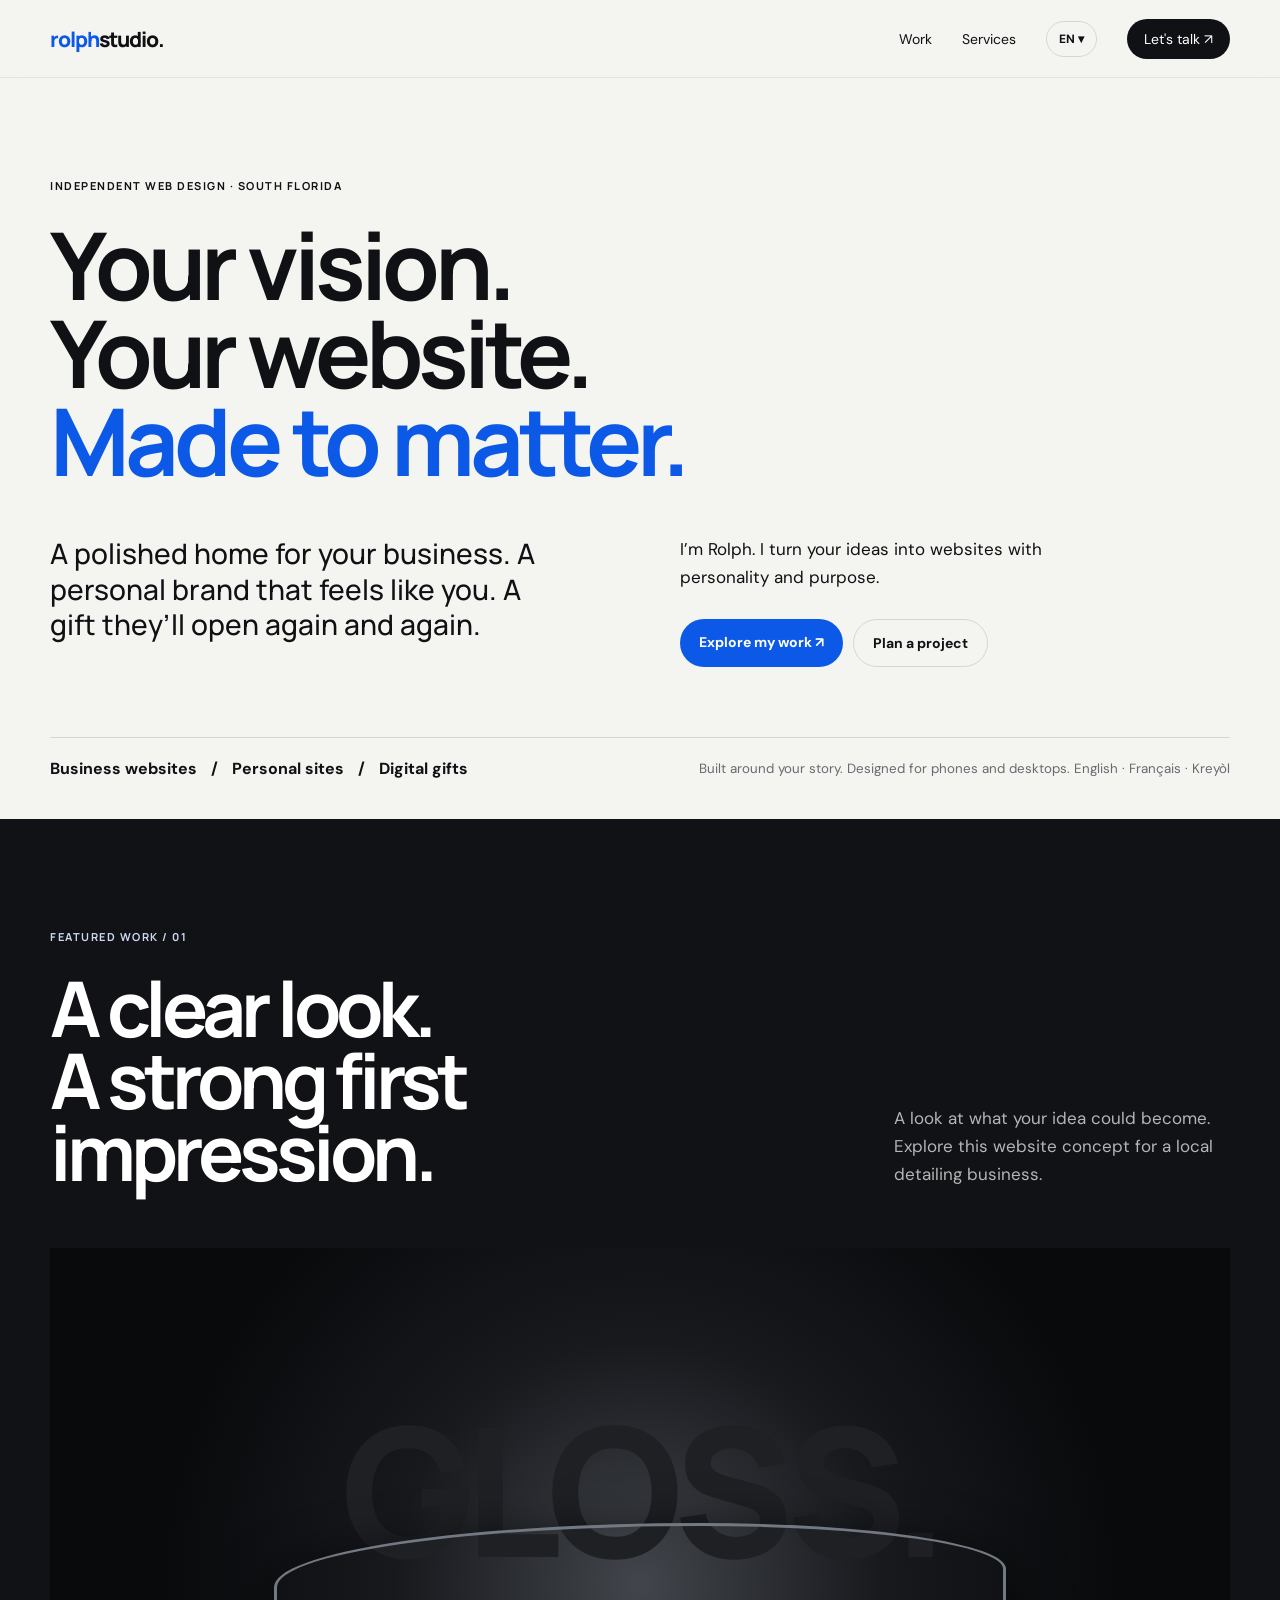
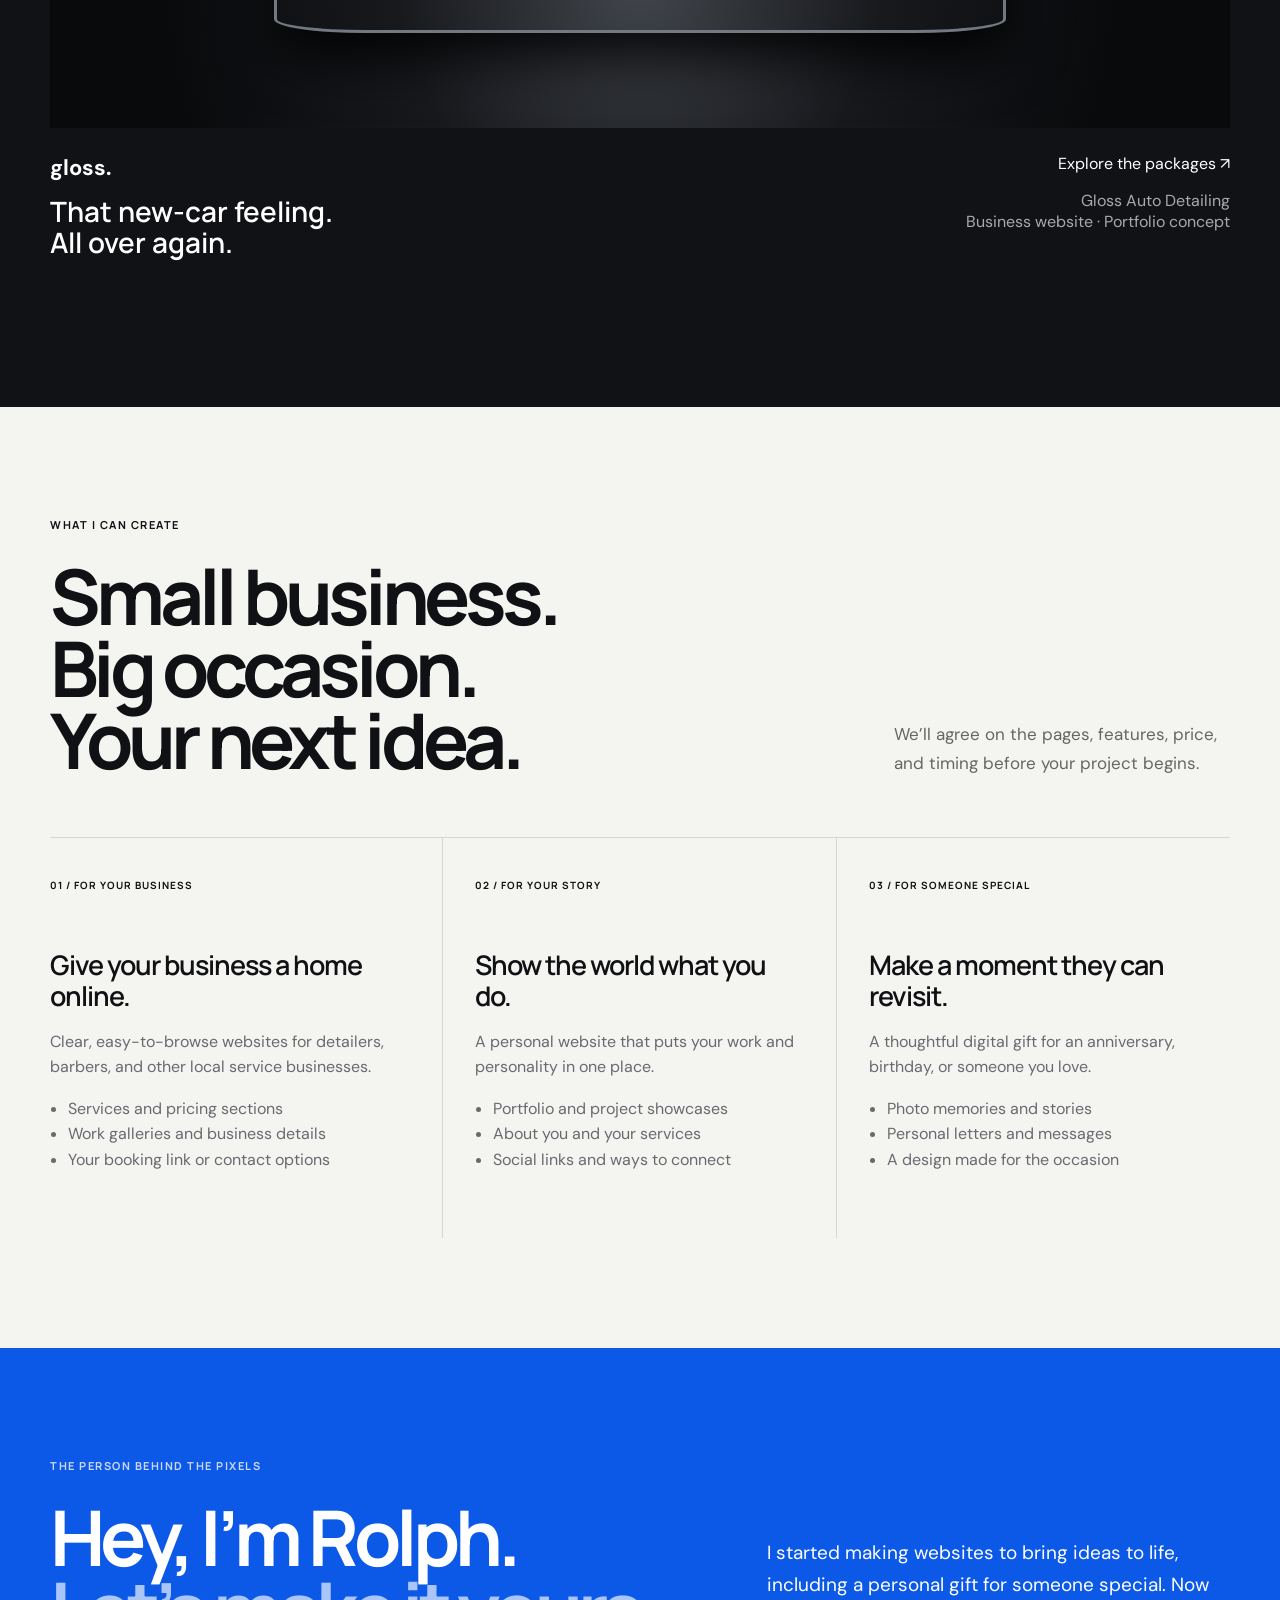
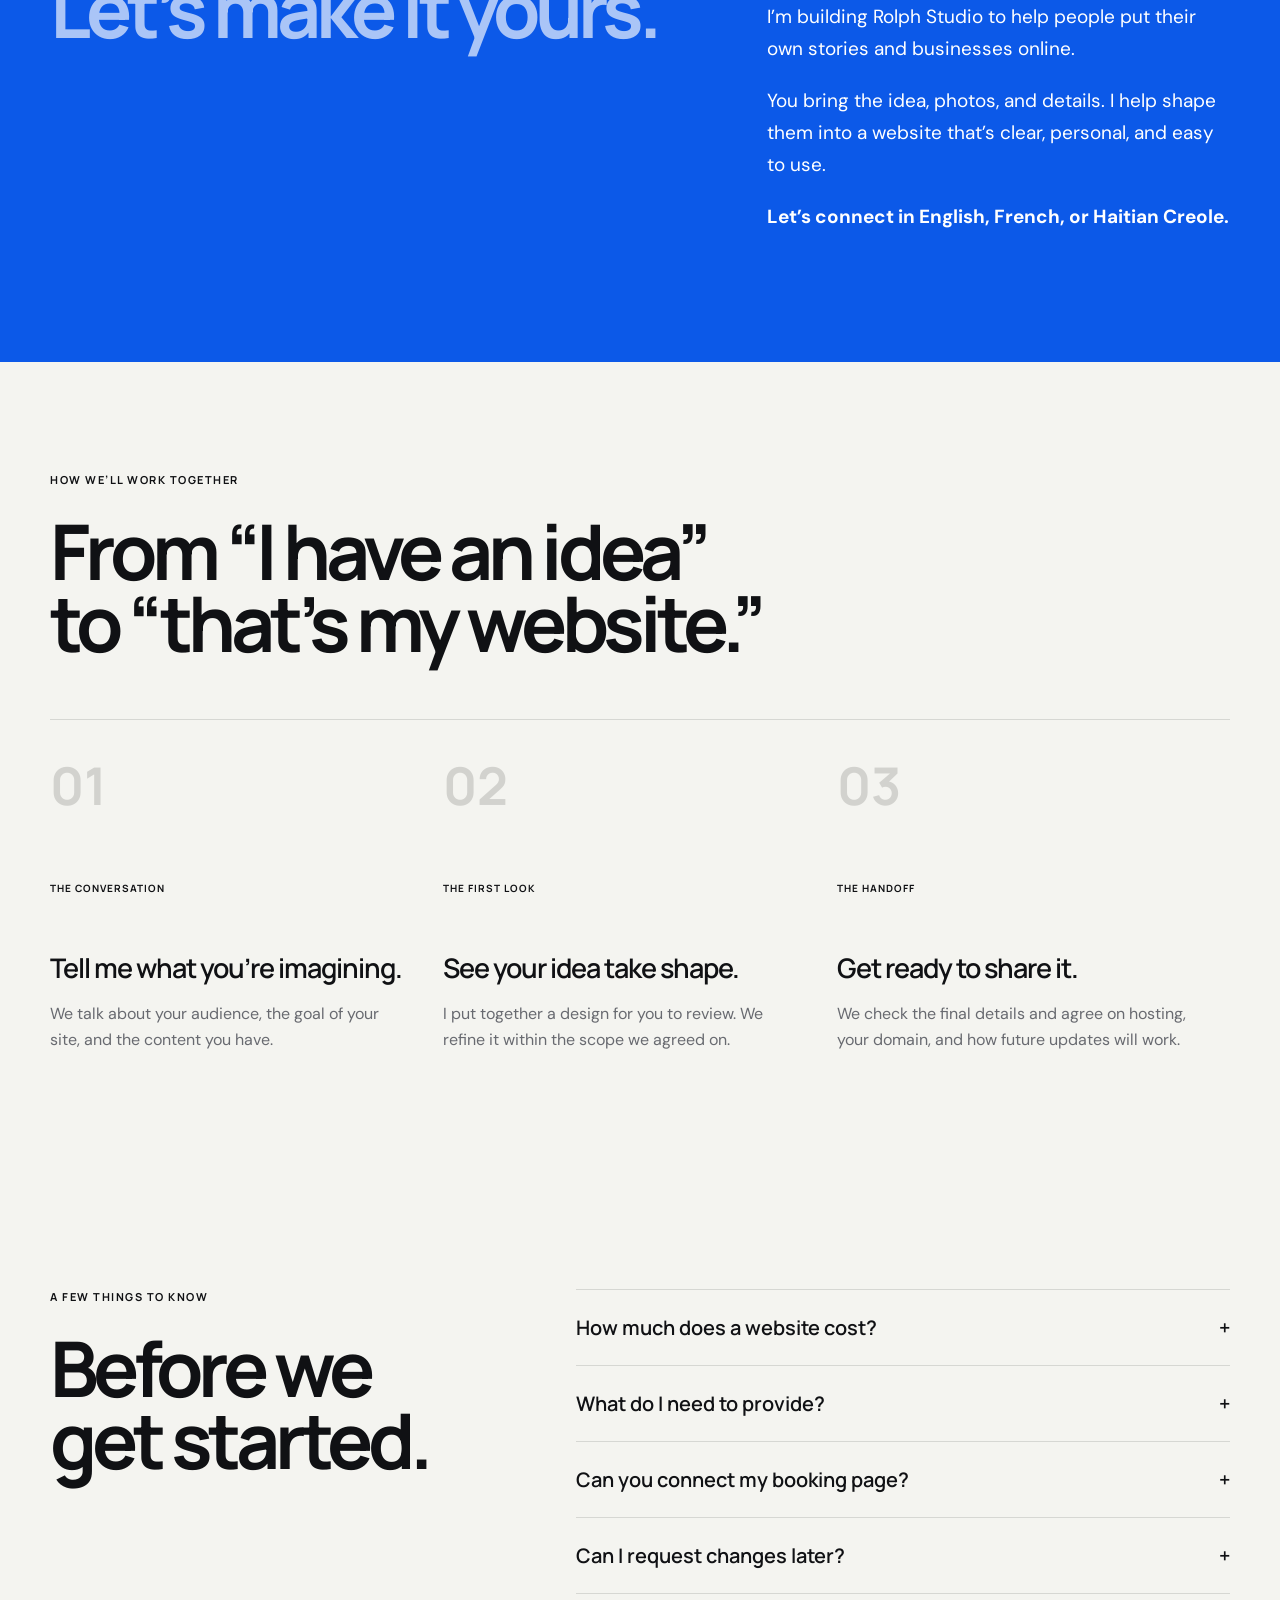
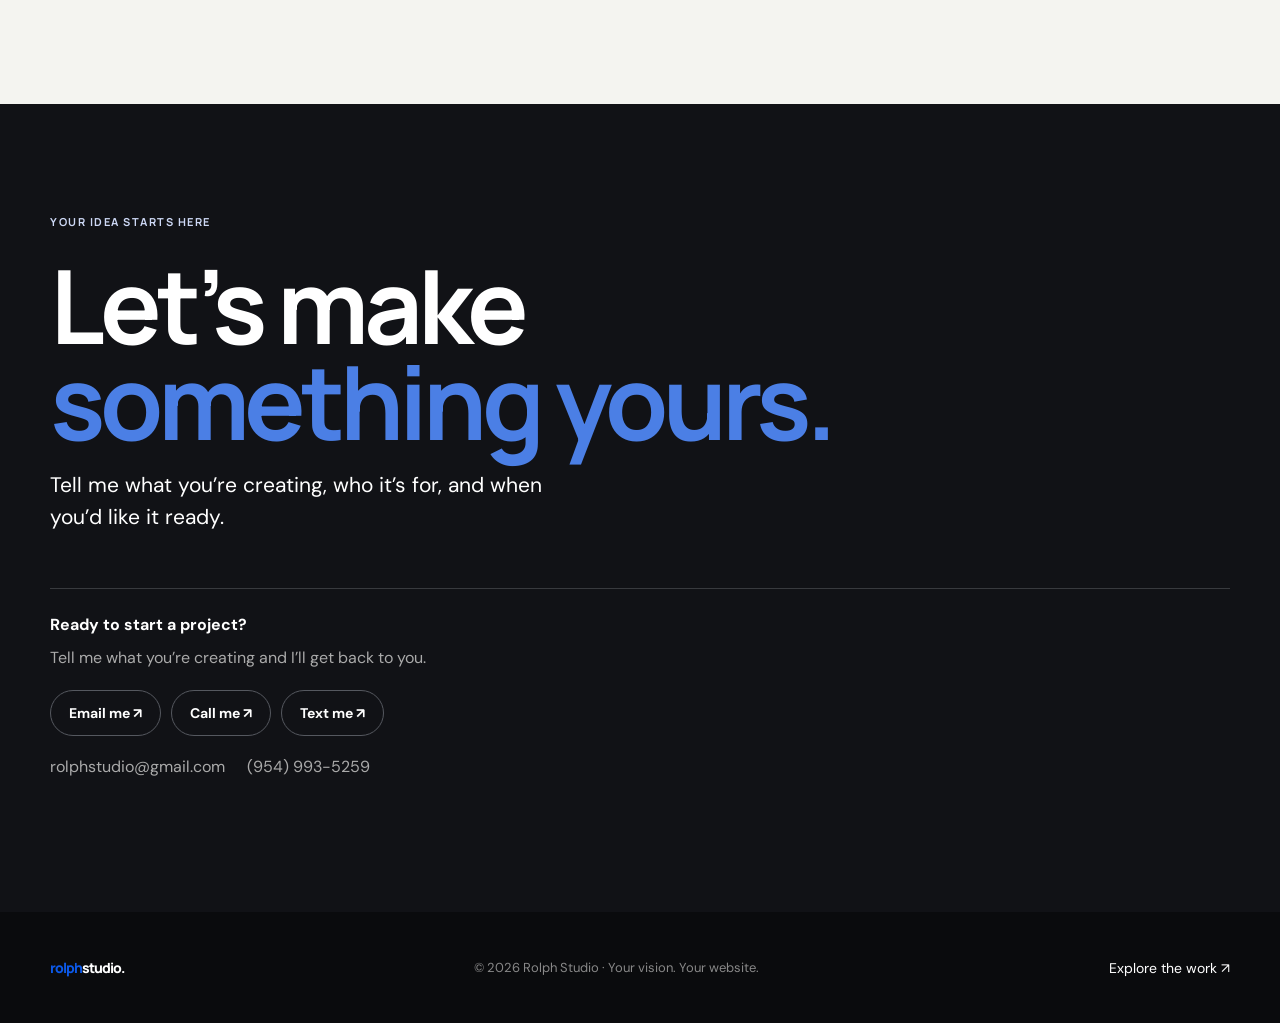
<file: index.html>
<!doctype html>
<html lang="en">
<head>
  <meta charset="utf-8">
  <meta name="viewport" content="width=device-width,initial-scale=1">
  <meta name="description" content="Rolph Studio — independent web design for business websites, personal sites, and digital gifts.">
  <title>Rolph Studio — Your vision. Your website.</title>
  <link rel="preconnect" href="https://fonts.googleapis.com">
  <link rel="preconnect" href="https://fonts.gstatic.com" crossorigin>
  <link href="https://fonts.googleapis.com/css2?family=DM+Sans:wght@400;500;600;700&family=Manrope:wght@500;600;700;800&display=swap" rel="stylesheet">
  <link rel="stylesheet" href="style.css">
</head>
<body>
<header class="nav">
  <a class="brand" href="#top"><span>rolph</span>studio.</a>
  <nav class="links">
    <a href="#work" data-i18n="nav.work">Work</a><a href="#services" data-i18n="nav.services">Services</a><div class="language-picker"><button class="language-button" type="button" aria-haspopup="true" aria-expanded="false">EN ▾</button><div class="language-menu"><button type="button" data-lang="en">English</button><button type="button" data-lang="fr">Français</button><button type="button" data-lang="ht">Kreyòl</button></div></div><a class="pill" href="#contact" data-i18n="nav.talk">Let's talk ↗</a>
  </nav>
  <button class="menu" aria-label="Open menu">☰</button>
</header>

<main id="top">
<section class="hero wrap">
  <div class="eyebrow">INDEPENDENT WEB DESIGN · SOUTH FLORIDA</div>
  <h1>Your vision.<br>Your website.<br><em>Made to matter.</em></h1>
  <div class="hero-bottom">
    <p>A polished home for your business. A personal brand that feels like you. A gift they’ll open again and again.</p>
    <div class="hero-copy">
      <p>I’m Rolph. I turn your ideas into websites with personality and purpose.</p>
      <div class="actions"><a class="button primary" href="#work">Explore my work ↗</a><a class="button ghost" href="#contact">Plan a project</a></div>
    </div>
  </div>
  <div class="ticker"><span>Business websites</span><b>/</b><span>Personal sites</span><b>/</b><span>Digital gifts</span><small>Built around your story. Designed for phones and desktops. English · Français · Kreyòl</small></div>
</section>

<section id="work" class="section dark">
  <div class="wrap">
    <div class="eyebrow light">FEATURED WORK / 01</div>
    <div class="section-head"><h2>A clear look.<br>A strong first impression.</h2><p>A look at what your idea could become. Explore this website concept for a local detailing business.</p></div>
    <a class="project" href="projects/gloss/">
      <div class="car-art"><span>GLOSS.</span><div class="car-line"></div></div>
      <div class="project-info"><div><strong>gloss.</strong><h3>That new-car feeling.<br>All over again.</h3></div><div><span>Explore the packages ↗</span><p>Gloss Auto Detailing<br>Business website · Portfolio concept</p></div></div>
    </a>
  </div>
</section>

<section id="services" class="section wrap">
  <div class="eyebrow">WHAT I CAN CREATE</div>
  <div class="section-head"><h2>Small business.<br>Big occasion.<br>Your next idea.</h2><p>We’ll agree on the pages, features, price, and timing before your project begins.</p></div>
  <div class="cards">
    <article><span>01 / FOR YOUR BUSINESS</span><h3>Give your business a home online.</h3><p>Clear, easy-to-browse websites for detailers, barbers, and other local service businesses.</p><ul><li>Services and pricing sections</li><li>Work galleries and business details</li><li>Your booking link or contact options</li></ul></article>
    <article><span>02 / FOR YOUR STORY</span><h3>Show the world what you do.</h3><p>A personal website that puts your work and personality in one place.</p><ul><li>Portfolio and project showcases</li><li>About you and your services</li><li>Social links and ways to connect</li></ul></article>
    <article><span>03 / FOR SOMEONE SPECIAL</span><h3>Make a moment they can revisit.</h3><p>A thoughtful digital gift for an anniversary, birthday, or someone you love.</p><ul><li>Photo memories and stories</li><li>Personal letters and messages</li><li>A design made for the occasion</li></ul></article>
  </div>
</section>

<section class="section blue">
  <div class="wrap about">
    <div><div class="eyebrow light">THE PERSON BEHIND THE PIXELS</div><h2>Hey, I’m Rolph.<br><em>Let’s make it yours.</em></h2></div>
    <div><p>I started making websites to bring ideas to life, including a personal gift for someone special. Now I’m building Rolph Studio to help people put their own stories and businesses online.</p><p>You bring the idea, photos, and details. I help shape them into a website that’s clear, personal, and easy to use.</p><p class="lang">Let’s connect in English, French, or Haitian Creole.</p></div>
  </div>
</section>

<section class="section wrap">
  <div class="eyebrow">HOW WE’LL WORK TOGETHER</div>
  <div class="section-head"><h2>From “I have an idea”<br>to “that’s my website.”</h2></div>
  <div class="steps">
    <article><b>01</b><span>THE CONVERSATION</span><h3>Tell me what you’re imagining.</h3><p>We talk about your audience, the goal of your site, and the content you have.</p></article>
    <article><b>02</b><span>THE FIRST LOOK</span><h3>See your idea take shape.</h3><p>I put together a design for you to review. We refine it within the scope we agreed on.</p></article>
    <article><b>03</b><span>THE HANDOFF</span><h3>Get ready to share it.</h3><p>We check the final details and agree on hosting, your domain, and how future updates will work.</p></article>
  </div>
</section>

<section class="section faq wrap">
  <div><div class="eyebrow">A FEW THINGS TO KNOW</div><h2>Before we<br>get started.</h2></div>
  <div class="accordion">
    <details><summary>How much does a website cost?<span>+</span></summary><p>Every project is different. We’ll agree on the scope, pages, features, price, and timing before work begins.</p></details>
    <details><summary>What do I need to provide?<span>+</span></summary><p>Your idea, business or project details, text, photos, links, and anything else you want included.</p></details>
    <details><summary>Can you connect my booking page?<span>+</span></summary><p>Yes. Existing booking and contact links can be built into your website.</p></details>
    <details><summary>Can I request changes later?<span>+</span></summary><p>We can discuss future updates and how you want the website maintained after handoff.</p></details>
  </div>
</section>

<section id="contact" class="section contact">
  <div class="wrap">
    <div class="eyebrow light">YOUR IDEA STARTS HERE</div>
    <h2>Let’s make<br><em>something yours.</em></h2>
    <p>Tell me what you’re creating, who it’s for, and when you’d like it ready.</p>
    <div class="notice contact-options">
      <strong>Ready to start a project?</strong>
      <span>Tell me what you’re creating and I’ll get back to you.</span>
      <div class="contact-buttons">
        <a class="contact-link" href="mailto:rolphstudio@gmail.com?subject=Rolph%20Studio%20Project%20Inquiry">Email me ↗</a>
        <a class="contact-link" href="tel:+19549935259">Call me ↗</a>
        <a class="contact-link" href="sms:+19549935259">Text me ↗</a>
      </div>
      <div class="contact-details">
        <a href="mailto:rolphstudio@gmail.com">rolphstudio@gmail.com</a>
        <a href="tel:+19549935259">(954) 993-5259</a>
      </div>
    </div>
  </div>
</section>
</main>

<footer><div class="wrap footer"><a class="brand" href="#top"><span>rolph</span>studio.</a><p>© 2026 Rolph Studio · Your vision. Your website.</p><a href="#work">Explore the work ↗</a></div></footer>
<script src="script.js"></script>
</body>
</html>
</file>
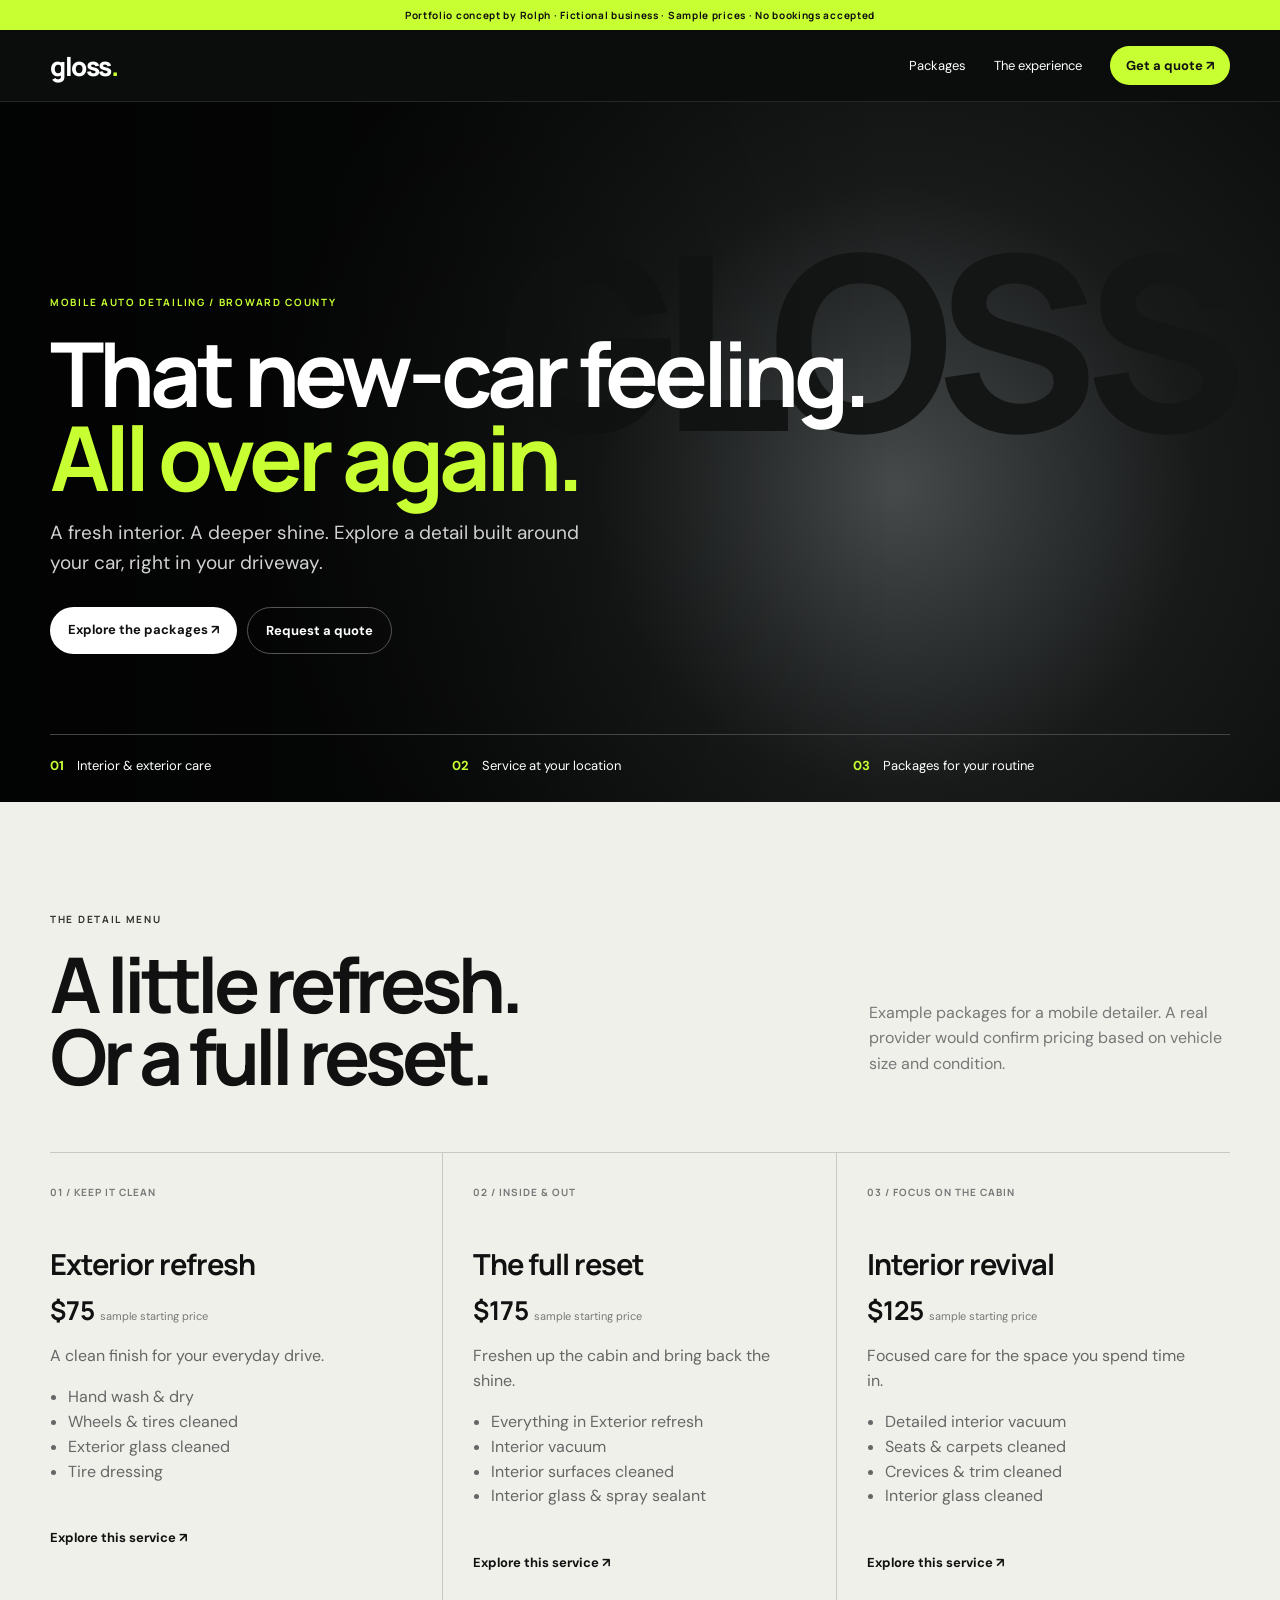
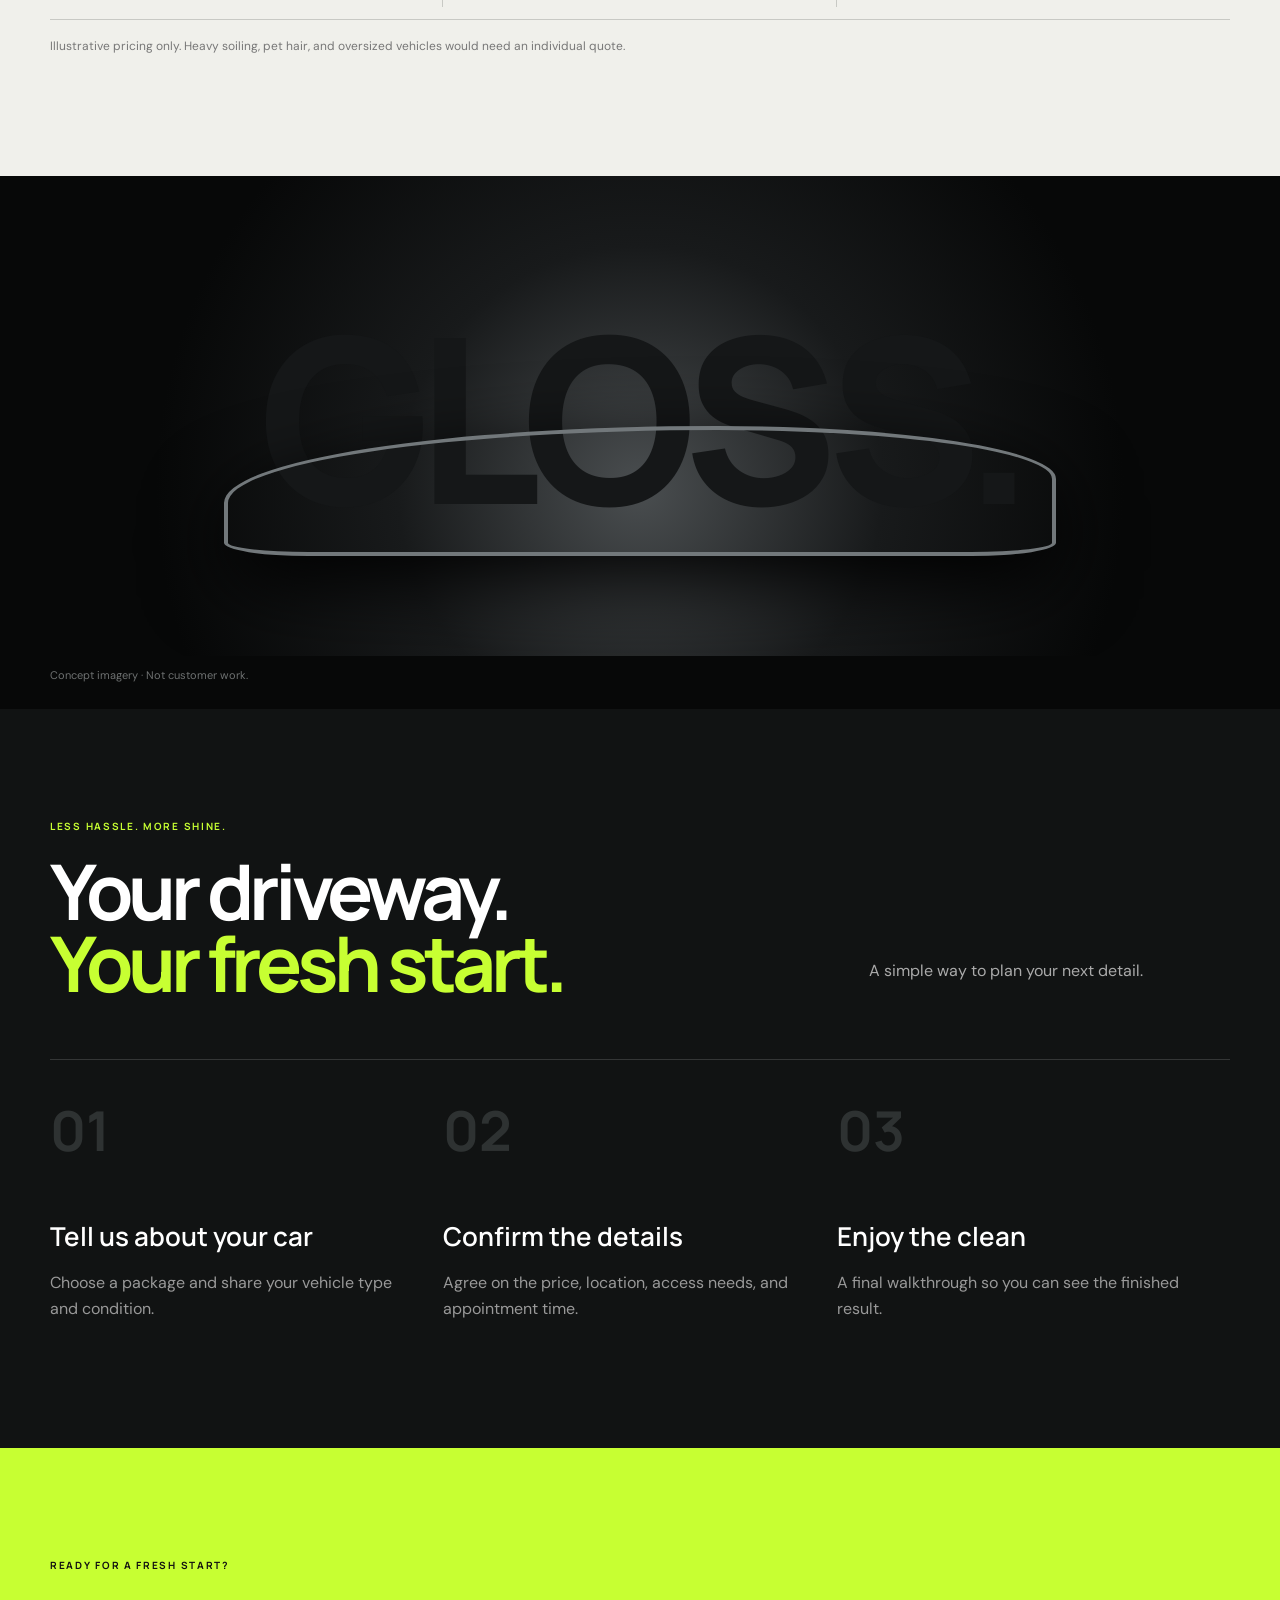
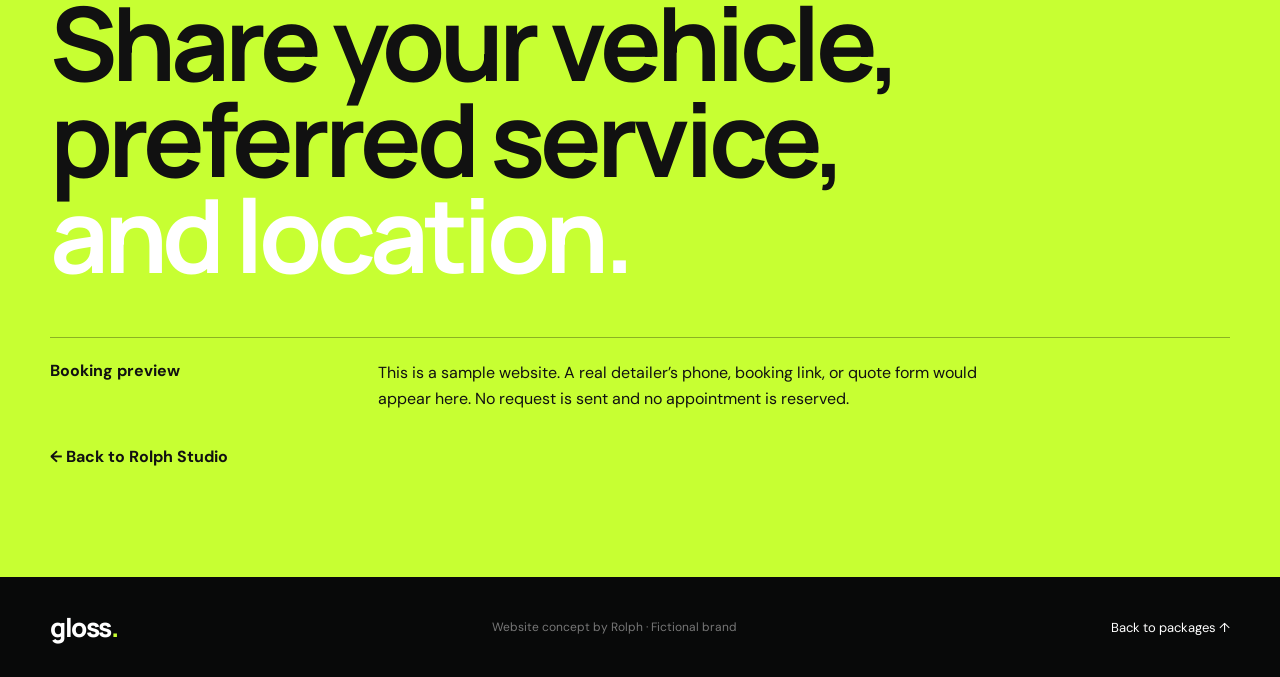
<file: projects/gloss/index.html>
<!doctype html>
<html lang="en">
<head>
<meta charset="utf-8">
<meta name="viewport" content="width=device-width,initial-scale=1">
<meta name="description" content="Gloss Auto Detailing — portfolio concept by Rolph Studio.">
<title>Gloss Auto Detailing — Portfolio Demo</title>
<link rel="preconnect" href="https://fonts.googleapis.com">
<link rel="preconnect" href="https://fonts.gstatic.com" crossorigin>
<link href="https://fonts.googleapis.com/css2?family=DM+Sans:wght@400;500;600;700&family=Manrope:wght@600;700;800&display=swap" rel="stylesheet">
<link rel="stylesheet" href="style.css">
</head>
<body>
<div class="demo">Portfolio concept by Rolph · Fictional business · Sample prices · No bookings accepted</div>
<header>
<a class="logo" href="#top">gloss<span>.</span></a>
<nav><a href="#packages">Packages</a><a href="#experience">The experience</a><a class="quote" href="#contact">Get a quote ↗</a></nav>
<button class="menu" aria-label="Open navigation">☰</button>
</header>

<main id="top">
<section class="hero">
<div class="shade"></div>
<div class="hero-inner">
<div class="eyebrow">MOBILE AUTO DETAILING / BROWARD COUNTY</div>
<h1>That new-car feeling.<br><em>All over again.</em></h1>
<p>A fresh interior. A deeper shine. Explore a detail built around your car, right in your driveway.</p>
<div class="actions"><a class="btn white" href="#packages">Explore the packages ↗</a><a class="btn outline" href="#contact">Request a quote</a></div>
</div>
<div class="stats"><span><b>01</b> Interior & exterior care</span><span><b>02</b> Service at your location</span><span><b>03</b> Packages for your routine</span></div>
</section>

<section id="packages" class="section light">
<div class="wrap">
<div class="eyebrow darktxt">THE DETAIL MENU</div>
<div class="heading"><h2>A little refresh.<br>Or a full reset.</h2><p>Example packages for a mobile detailer. A real provider would confirm pricing based on vehicle size and condition.</p></div>
<div class="packages">
<article><div class="num">01 / KEEP IT CLEAN</div><h3>Exterior refresh</h3><div class="price">$75 <small>sample starting price</small></div><p>A clean finish for your everyday drive.</p><ul><li>Hand wash & dry</li><li>Wheels & tires cleaned</li><li>Exterior glass cleaned</li><li>Tire dressing</li></ul><a href="#contact">Explore this service ↗</a></article>
<article class="featured"><div class="num">02 / INSIDE & OUT</div><h3>The full reset</h3><div class="price">$175 <small>sample starting price</small></div><p>Freshen up the cabin and bring back the shine.</p><ul><li>Everything in Exterior refresh</li><li>Interior vacuum</li><li>Interior surfaces cleaned</li><li>Interior glass & spray sealant</li></ul><a href="#contact">Explore this service ↗</a></article>
<article><div class="num">03 / FOCUS ON THE CABIN</div><h3>Interior revival</h3><div class="price">$125 <small>sample starting price</small></div><p>Focused care for the space you spend time in.</p><ul><li>Detailed interior vacuum</li><li>Seats & carpets cleaned</li><li>Crevices & trim cleaned</li><li>Interior glass cleaned</li></ul><a href="#contact">Explore this service ↗</a></article>
</div>
<p class="fine">Illustrative pricing only. Heavy soiling, pet hair, and oversized vehicles would need an individual quote.</p>
</div>
</section>

<section class="visual"><div class="car"><span>GLOSS.</span><div class="silhouette"></div></div><p>Concept imagery · Not customer work.</p></section>

<section id="experience" class="section dark">
<div class="wrap">
<div class="eyebrow">LESS HASSLE. MORE SHINE.</div>
<div class="heading"><h2>Your driveway.<br><em>Your fresh start.</em></h2><p>A simple way to plan your next detail.</p></div>
<div class="steps">
<article><b>01</b><h3>Tell us about your car</h3><p>Choose a package and share your vehicle type and condition.</p></article>
<article><b>02</b><h3>Confirm the details</h3><p>Agree on the price, location, access needs, and appointment time.</p></article>
<article><b>03</b><h3>Enjoy the clean</h3><p>A final walkthrough so you can see the finished result.</p></article>
</div>
</div>
</section>

<section id="contact" class="section contact">
<div class="wrap">
<div class="eyebrow">READY FOR A FRESH START?</div>
<h2>Share your vehicle,<br>preferred service,<br><em>and location.</em></h2>
<div class="preview"><strong>Booking preview</strong><p>This is a sample website. A real detailer’s phone, booking link, or quote form would appear here. No request is sent and no appointment is reserved.</p></div>
<a class="back" href="../../">← Back to Rolph Studio</a>
</div>
</section>
</main>

<footer><div class="wrap"><a class="logo" href="#top">gloss<span>.</span></a><p>Website concept by Rolph · Fictional brand</p><a href="#packages">Back to packages ↑</a></div></footer>
<script src="script.js"></script>
</body>
</html>
</file>
<file: style.css>
:root{--blue:#0c59e8;--ink:#101114;--paper:#f4f4f0;--muted:#686a70;--line:#d6d7d3}*{box-sizing:border-box}html{scroll-behavior:smooth}body{margin:0;background:var(--paper);color:var(--ink);font-family:"DM Sans",sans-serif}.wrap{width:min(1180px,calc(100% - 44px));margin:auto}.nav{height:78px;padding:0 max(22px,calc((100% - 1180px)/2));display:flex;align-items:center;justify-content:space-between;position:sticky;top:0;background:rgba(244,244,240,.94);backdrop-filter:blur(14px);z-index:20;border-bottom:1px solid rgba(0,0,0,.07)}.brand{font:800 21px Manrope;text-decoration:none;color:inherit;letter-spacing:-1px}.brand span{color:var(--blue)}.links{display:flex;align-items:center;gap:30px}.links a,.footer a{color:inherit;text-decoration:none;font-size:14px}.pill{background:var(--ink);color:#fff!important;padding:11px 17px;border-radius:100px}.menu{display:none;border:0;background:none;font-size:22px}.hero{padding:100px 0 40px;min-height:720px}.eyebrow{font:700 11px Manrope;letter-spacing:1.5px;margin-bottom:28px}.light{color:#cdd8f5}.hero h1,.section h2{font:700 clamp(48px,7.3vw,102px)/.94 Manrope;letter-spacing:-5px;margin:0}.hero h1 em,.section h2 em{font-style:normal;color:var(--blue)}.hero-bottom{display:grid;grid-template-columns:1fr 1fr;gap:80px;margin:52px 0 70px}.hero-bottom>p{font:500 clamp(20px,2.2vw,31px)/1.25 Manrope;max-width:520px;margin:0}.hero-copy{max-width:450px}.hero-copy p{font-size:17px;line-height:1.6;margin-top:0}.actions{display:flex;gap:10px;margin-top:28px}.button{padding:14px 19px;border-radius:100px;text-decoration:none;font-weight:700;font-size:14px}.primary{background:var(--blue);color:white}.ghost{border:1px solid var(--line);color:var(--ink)}.ticker{border-top:1px solid var(--line);padding-top:20px;display:flex;gap:14px;align-items:center;flex-wrap:wrap;font-weight:700}.ticker small{margin-left:auto;color:var(--muted);font-weight:400}.section{padding:110px 0}.dark{background:#111216;color:white}.blue{background:var(--blue);color:white}.section-head{display:grid;grid-template-columns:1.5fr .65fr;gap:70px;align-items:end;margin-bottom:60px}.section-head h2{font-size:clamp(44px,6vw,78px)}.section-head p{font-size:17px;line-height:1.65;color:#666;margin:0}.dark .section-head p{color:#b5b5b5}.project{display:block;color:white;text-decoration:none}.car-art{height:480px;background:radial-gradient(circle at 50% 70%,#42454b 0,#17191d 36%,#090a0c 70%);position:relative;overflow:hidden;display:flex;align-items:center;justify-content:center}.car-art>span{font:800 clamp(70px,14vw,190px) Manrope;letter-spacing:-10px;color:#1e2024}.car-line{position:absolute;width:62%;height:110px;border:3px solid #737983;border-radius:70% 50% 15% 15%;bottom:95px;box-shadow:0 20px 60px #000}.project-info{display:grid;grid-template-columns:1fr 1fr;padding:25px 0}.project-info strong{font-size:22px}.project-info h3{font:600 28px/1.1 Manrope;margin:14px 0}.project-info>div:last-child{text-align:right}.project-info p{color:#aaa}.cards{display:grid;grid-template-columns:repeat(3,1fr);border-top:1px solid var(--line)}.cards article{padding:35px 32px 20px 0;border-right:1px solid var(--line);min-height:400px}.cards article+article{padding-left:32px}.cards article:last-child{border-right:0}.cards span,.steps span{font:700 10px Manrope;letter-spacing:1px}.cards h3,.steps h3{font:600 27px/1.15 Manrope;letter-spacing:-1px;margin:55px 0 18px}.cards p,.cards li,.steps p{line-height:1.6;color:var(--muted)}.cards ul{padding-left:18px}.about{display:grid;grid-template-columns:1.15fr .85fr;gap:90px}.about h2{font-size:clamp(52px,6vw,84px)}.about h2 em{color:white;opacity:.65}.about>div:last-child{padding-top:60px;font-size:19px;line-height:1.7}.about .lang{font-weight:700}.steps{display:grid;grid-template-columns:repeat(3,1fr);border-top:1px solid var(--line)}.steps article{padding:30px 35px 0 0;position:relative}.steps b{font:700 52px Manrope;color:#d2d2ce;display:block;margin-bottom:55px}.faq{display:grid;grid-template-columns:.8fr 1.2fr;gap:90px}.faq h2{font-size:clamp(48px,6vw,80px)}details{border-top:1px solid var(--line);padding:24px 0}details:last-child{border-bottom:1px solid var(--line)}summary{cursor:pointer;list-style:none;font:600 20px Manrope;display:flex;justify-content:space-between}details p{color:var(--muted);line-height:1.6;max-width:600px}.contact{background:#111216;color:white}.contact h2{font-size:clamp(58px,8vw,110px)}.contact h2 em{color:#4b7fe5}.contact>div>p{font-size:21px;max-width:520px;line-height:1.5}.notice{margin-top:55px;border-top:1px solid #383a3e;padding:25px 0;display:flex;gap:30px;color:#aaa}.notice strong{color:white}footer{background:#0a0b0d;color:white;padding:34px 0}.footer{display:flex;justify-content:space-between;align-items:center}.footer p{color:#888;font-size:13px}@media(max-width:760px){.links{display:none}.links.open{display:flex;position:absolute;top:78px;left:0;right:0;background:var(--paper);padding:25px;flex-direction:column;align-items:flex-start;border-bottom:1px solid var(--line)}.menu{display:block}.hero{padding-top:65px;min-height:auto}.hero h1,.section h2{letter-spacing:-3px}.hero-bottom,.section-head,.about,.faq{grid-template-columns:1fr;gap:30px}.ticker small{margin-left:0;width:100%}.cards,.steps{grid-template-columns:1fr}.cards article,.cards article+article{padding:32px 0;border-right:0;border-bottom:1px solid var(--line);min-height:auto}.cards h3,.steps h3{margin-top:30px}.steps article{padding-bottom:35px}.steps b{margin-bottom:25px}.car-art{height:300px}.project-info{grid-template-columns:1fr}.project-info>div:last-child{text-align:left}.about>div:last-child{padding-top:0}.notice{flex-direction:column;gap:8px}.footer{align-items:flex-start;flex-direction:column;gap:14px}.section{padding:78px 0}.hero-bottom{margin-bottom:45px}}
.contact-options{align-items:flex-start;flex-direction:column;gap:12px}
.contact-buttons{display:flex;gap:10px;flex-wrap:wrap;margin-top:10px}
.contact-link{display:inline-block;padding:13px 18px;border:1px solid #55585f;border-radius:100px;color:#fff;text-decoration:none;font-weight:700;font-size:14px;transition:.2s ease}
.contact-link:hover{background:#fff;color:#111216;border-color:#fff}
.contact-details{display:flex;gap:22px;flex-wrap:wrap;margin-top:8px}
.contact-details a{color:#aaa;text-decoration:none}
.contact-details a:hover{color:#fff}
.language-picker{position:relative}.language-button{border:1px solid var(--line);background:transparent;color:var(--ink);border-radius:100px;padding:9px 12px;font:700 12px "DM Sans",sans-serif;cursor:pointer}.language-menu{display:none;position:absolute;top:44px;right:0;min-width:145px;background:var(--paper);border:1px solid var(--line);border-radius:14px;padding:7px;box-shadow:0 16px 40px rgba(0,0,0,.14)}.language-picker.open .language-menu{display:block}.language-menu button{display:block;width:100%;border:0;background:transparent;color:var(--ink);text-align:left;padding:10px 11px;border-radius:9px;font:600 13px "DM Sans",sans-serif;cursor:pointer}.language-menu button:hover{background:rgba(0,0,0,.06)}@media(max-width:760px){.language-picker{width:100%}.language-menu{position:static;box-shadow:none;margin-top:8px;width:100%}.language-button{width:100%;text-align:left}}
</file>
<file: projects/gloss/style.css>
:root{--lime:#c7ff32;--black:#0b0c0c;--off:#f0f0eb;--gray:#777}*{box-sizing:border-box}html{scroll-behavior:smooth}body{margin:0;background:var(--black);font-family:"DM Sans",sans-serif;color:#fff}.demo{text-align:center;background:var(--lime);color:#101010;font:700 10px Manrope;letter-spacing:.7px;padding:8px 12px}header{height:72px;padding:0 max(22px,calc((100% - 1180px)/2));display:flex;align-items:center;justify-content:space-between;background:#0b0c0c;position:sticky;top:0;z-index:20;border-bottom:1px solid #252626}.logo{font:800 26px Manrope;color:#fff;text-decoration:none;letter-spacing:-1.5px}.logo span{color:var(--lime)}nav{display:flex;gap:28px;align-items:center}nav a,footer a{color:white;text-decoration:none;font-size:13px}.quote{background:var(--lime);color:#111!important;padding:11px 16px;border-radius:100px;font-weight:700}.menu{display:none;color:white;background:none;border:0;font-size:22px}.hero{min-height:700px;position:relative;background:radial-gradient(circle at 70% 55%,#464a4b 0,#181a1a 31%,#080909 66%);display:flex;flex-direction:column;justify-content:flex-end}.hero:before{content:"GLOSS";position:absolute;right:4%;top:10%;font:800 clamp(90px,19vw,280px) Manrope;color:#141616;letter-spacing:-18px}.shade{position:absolute;inset:0;background:linear-gradient(90deg,rgba(0,0,0,.72),transparent 70%)}.hero-inner,.stats{position:relative;width:min(1180px,calc(100% - 44px));margin:0 auto}.hero-inner{padding-bottom:80px}.eyebrow{font:700 10px Manrope;letter-spacing:1.7px;color:var(--lime);margin-bottom:22px}.darktxt{color:#30332d}.hero h1,.heading h2,.contact h2{font:700 clamp(50px,7vw,96px)/.94 Manrope;letter-spacing:-5px;margin:0}.hero h1 em,.heading h2 em,.contact h2 em{font-style:normal;color:var(--lime)}.hero-inner>p{max-width:530px;font-size:19px;line-height:1.55;color:#d2d2d2}.actions{display:flex;gap:10px;margin-top:30px}.btn{padding:14px 18px;border-radius:100px;text-decoration:none;font-weight:700;font-size:13px}.white{background:white;color:#111}.outline{border:1px solid #555;color:white}.stats{border-top:1px solid #444;padding:22px 0 28px;display:grid;grid-template-columns:repeat(3,1fr);gap:25px;font-size:13px}.stats b{color:var(--lime);margin-right:10px}.section{padding:110px 0}.wrap{width:min(1180px,calc(100% - 44px));margin:auto}.light{background:var(--off);color:#101111}.heading{display:grid;grid-template-columns:1.35fr .65fr;gap:70px;align-items:end;margin-bottom:60px}.heading h2{font-size:clamp(48px,6vw,78px)}.light .heading h2{color:#111}.heading>p{line-height:1.6;color:#777}.packages{display:grid;grid-template-columns:repeat(3,1fr);border-top:1px solid #c8c9c4}.packages article{padding:32px 30px 35px 0;border-right:1px solid #c8c9c4}.packages article+article{padding-left:30px}.packages article:last-child{border-right:0}.num{font:700 10px Manrope;letter-spacing:1px;color:#777}.packages h3{font:700 29px Manrope;letter-spacing:-1px;margin:45px 0 8px}.price{font:700 26px Manrope}.price small{font:400 11px DM Sans;color:#777}.packages p,.packages li{color:#666;line-height:1.55}.packages ul{padding-left:18px;min-height:125px}.packages a{color:#111;font-weight:700;text-decoration:none;font-size:13px}.fine{border-top:1px solid #c8c9c4;padding-top:18px;color:#777;font-size:12px}.visual{background:#070808;padding-bottom:15px}.car{height:480px;position:relative;overflow:hidden;display:flex;justify-content:center;align-items:center;background:radial-gradient(circle at 50% 65%,#4a4e50 0,#181a1b 34%,#070808 68%)}.car>span{font:800 clamp(90px,18vw,240px) Manrope;color:#151718;letter-spacing:-14px}.silhouette{position:absolute;width:65%;height:130px;border:4px solid #72787b;border-radius:70% 48% 12% 12%;bottom:100px;box-shadow:0 25px 80px #000}.visual>p{width:min(1180px,calc(100% - 44px));margin:12px auto;color:#6e7171;font-size:11px}.dark{background:#111313}.dark .heading>p{color:#aaa}.steps{display:grid;grid-template-columns:repeat(3,1fr);border-top:1px solid #343636}.steps article{padding:32px 38px 0 0}.steps b{font:700 55px Manrope;color:#2e3232}.steps h3{font:600 26px Manrope;margin:50px 0 15px}.steps p{color:#999;line-height:1.6}.contact{background:var(--lime);color:#111}.contact .eyebrow{color:#111}.contact h2{font-size:clamp(55px,8vw,105px)}.contact h2 em{color:#fff}.preview{margin:55px 0 35px;border-top:1px solid rgba(0,0,0,.3);padding-top:22px;display:grid;grid-template-columns:.35fr 1fr;gap:30px}.preview p{max-width:600px;margin:0;line-height:1.6}.back{color:#111;font-weight:700;text-decoration:none}footer{padding:30px 0;background:#080909}footer .wrap{display:flex;align-items:center;justify-content:space-between}footer p{font-size:12px;color:#777}@media(max-width:760px){nav{display:none}nav.open{display:flex;position:absolute;top:100%;left:0;right:0;padding:24px;background:#0b0c0c;flex-direction:column;align-items:flex-start}.menu{display:block}.hero{min-height:650px}.hero:before{top:18%;letter-spacing:-8px}.hero h1,.heading h2,.contact h2{letter-spacing:-3px}.hero-inner{padding-bottom:50px}.stats,.heading,.packages,.steps,.preview{grid-template-columns:1fr}.stats{gap:15px}.section{padding:75px 0}.packages article,.packages article+article{padding:30px 0;border-right:0;border-bottom:1px solid #c8c9c4}.packages ul{min-height:0}.car{height:300px}.silhouette{height:85px;bottom:70px}.steps article{padding-bottom:35px}.steps h3{margin-top:25px}footer .wrap{align-items:flex-start;flex-direction:column;gap:12px}}
</file>
